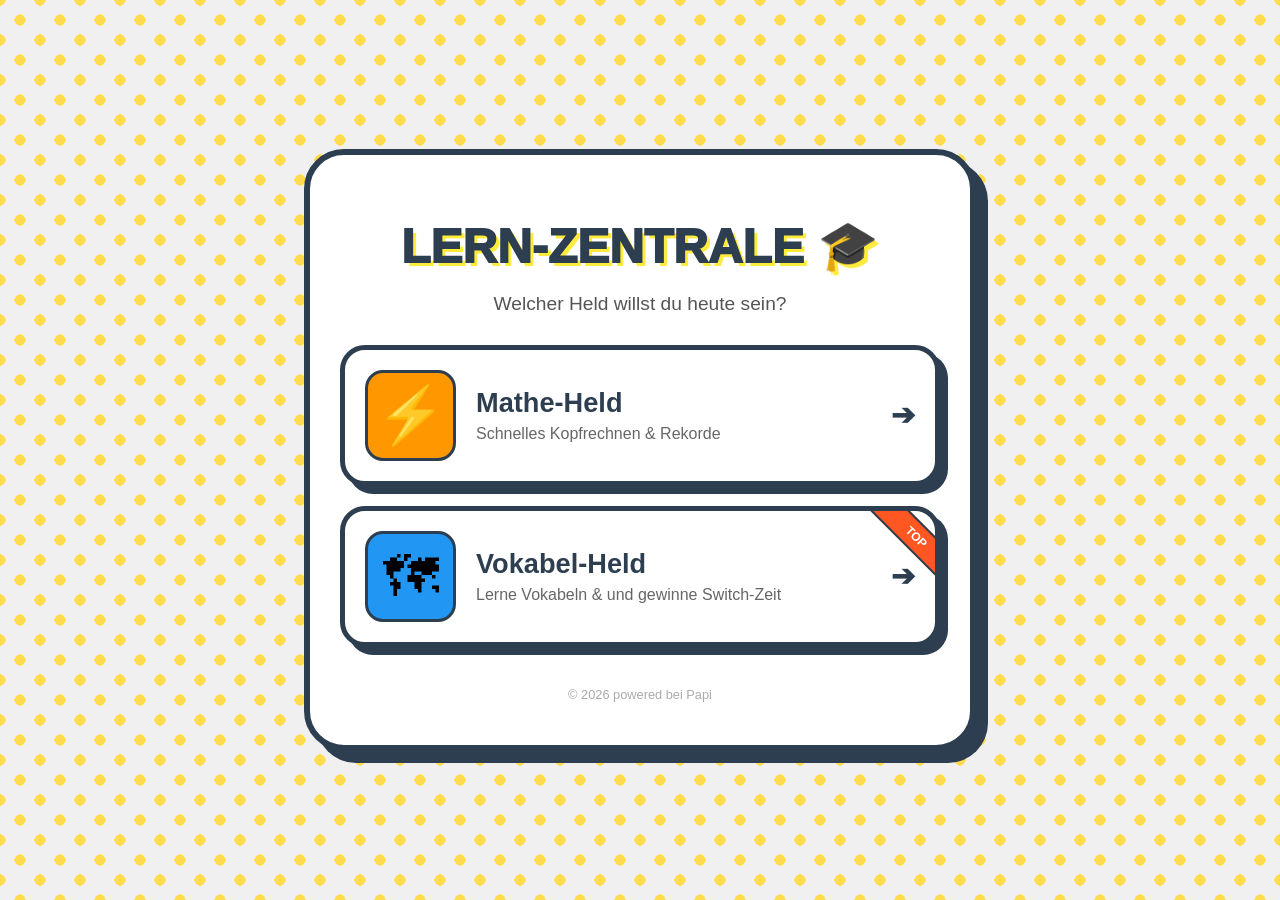
<file: index.html>
<!DOCTYPE html>
<html lang="de">
<head>
    <meta charset="UTF-8">
    <meta http-equiv="Content-Type" content="text/html; charset=utf-8">
    <meta name="viewport" content="width=device-width, initial-scale=1.0, maximum-scale=1.0, user-scalable=no">
    
    <!-- iPad & iPhone Home-Screen Icon Tags -->
    <link rel="apple-touch-icon" href="icon.png">
    <link rel="apple-touch-icon-precomposed" href="icon.png">
    
    <!-- Web App Einstellungen für iOS (iPad) -->
    <meta name="apple-mobile-web-app-capable" content="yes">
    <meta name="apple-mobile-web-app-status-bar-style" content="black-translucent">
    <meta name="apple-mobile-web-app-title" content="Lern-Held">

    <title>Lern-Zentrale 🎓</title>
    <link rel="stylesheet" href="style.css">
    
    <style>
        :root {
            --math-color: #ff9800;
            --vocab-color: #2196f3;
            --dark: #2c3e50;
            --comic-pink: #e91e63;
        }

        body {
            background-color: #f0f0f0;
            display: flex;
            justify-content: center;
            align-items: center;
            min-height: 100vh;
            margin: 0;
            font-family: 'Arial Rounded MT Bold', 'Helvetica', sans-serif;
        }

        .container {
            max-width: 600px;
            width: 90%;
            text-align: center;
        }

        h1 {
            font-size: 3rem;
            margin-bottom: 10px;
            color: var(--dark);
        }

        .intro-text {
            font-size: 1.2rem;
            margin-bottom: 30px;
            color: #555;
        }

        .app-selector {
            display: flex;
            flex-direction: column;
            gap: 20px;
        }

        .app-card {
            background: white;
            border: 5px solid var(--dark);
            border-radius: 25px;
            padding: 20px;
            display: flex;
            align-items: center;
            cursor: pointer;
            transition: all 0.15s ease-in-out;
            position: relative;
            overflow: hidden;
            box-shadow: 8px 8px 0 var(--dark);
            text-align: left;
        }

        .app-card:hover {
            transform: translate(-4px, -4px);
            box-shadow: 12px 12px 0 var(--dark);
        }

        .app-card:active {
            transform: translate(4px, 4px);
            box-shadow: 2px 2px 0 var(--dark);
        }

        .app-icon {
            font-size: 3.5rem;
            margin-right: 20px;
            width: 85px;
            height: 85px;
            display: flex;
            align-items: center;
            justify-content: center;
            border-radius: 18px;
            border: 3px solid var(--dark);
            flex-shrink: 0;
            background-color: #eee;
        }

        .app-icon img {
            width: 80%;
            height: 80%;
            object-fit: contain;
        }

        .app-info {
            flex-grow: 1;
        }

        .app-info h2 {
            margin: 0;
            font-size: 1.7rem;
            color: var(--dark);
        }

        .app-info p {
            margin: 5px 0 0;
            font-size: 1rem;
            color: #666;
            line-height: 1.2;
        }

        .card-mathe .app-icon { background-color: var(--math-color); }
        .card-vokabel .app-icon { background-color: var(--vocab-color); }

        .start-arrow {
            font-size: 1.8rem;
            font-weight: bold;
            color: var(--dark);
            margin-left: 10px;
        }

        .badge {
            position: absolute;
            top: 12px;
            right: -35px;
            background: #ff5722;
            color: white;
            padding: 5px 40px;
            transform: rotate(45deg);
            font-size: 0.75rem;
            font-weight: bold;
            border: 2px solid var(--dark);
        }
    </style>
</head>
<body>

<div class="container">
    <div id="start-screen">
        <h1>Lern-Zentrale 🎓</h1>
        <p class="intro-text">Welcher Held willst du heute sein?</p>
        
        <div class="app-selector">
            <!-- Mathe Card -->
            <div class="app-card card-mathe" onclick="window.location.href='mathe.html'">
                <div class="app-icon">⚡</div>
                <div class="app-info">
                    <h2>Mathe-Held</h2>
                    <p>Schnelles Kopfrechnen & Rekorde</p>
                </div>
                <div class="start-arrow">➔</div>
            </div>
            
            <!-- Vokabel Card -->
            <div class="app-card card-vokabel" onclick="window.location.href='vokabel.html'">
                <div class="badge">TOP</div>
                <div class="app-icon">🗺</div>
                <div class="app-info">
                    <h2>Vokabel-Held</h2>
                    <p>Lerne Vokabeln & und gewinne Switch-Zeit</p>
                </div>
                <div class="start-arrow">➔</div>
            </div>
        </div>
        
        <p style="margin-top: 40px; font-size: 0.8rem; color: #aaa;">&copy; 2026 powered bei Papi</p>
    </div>
</div>

</body>
</html>
</file>
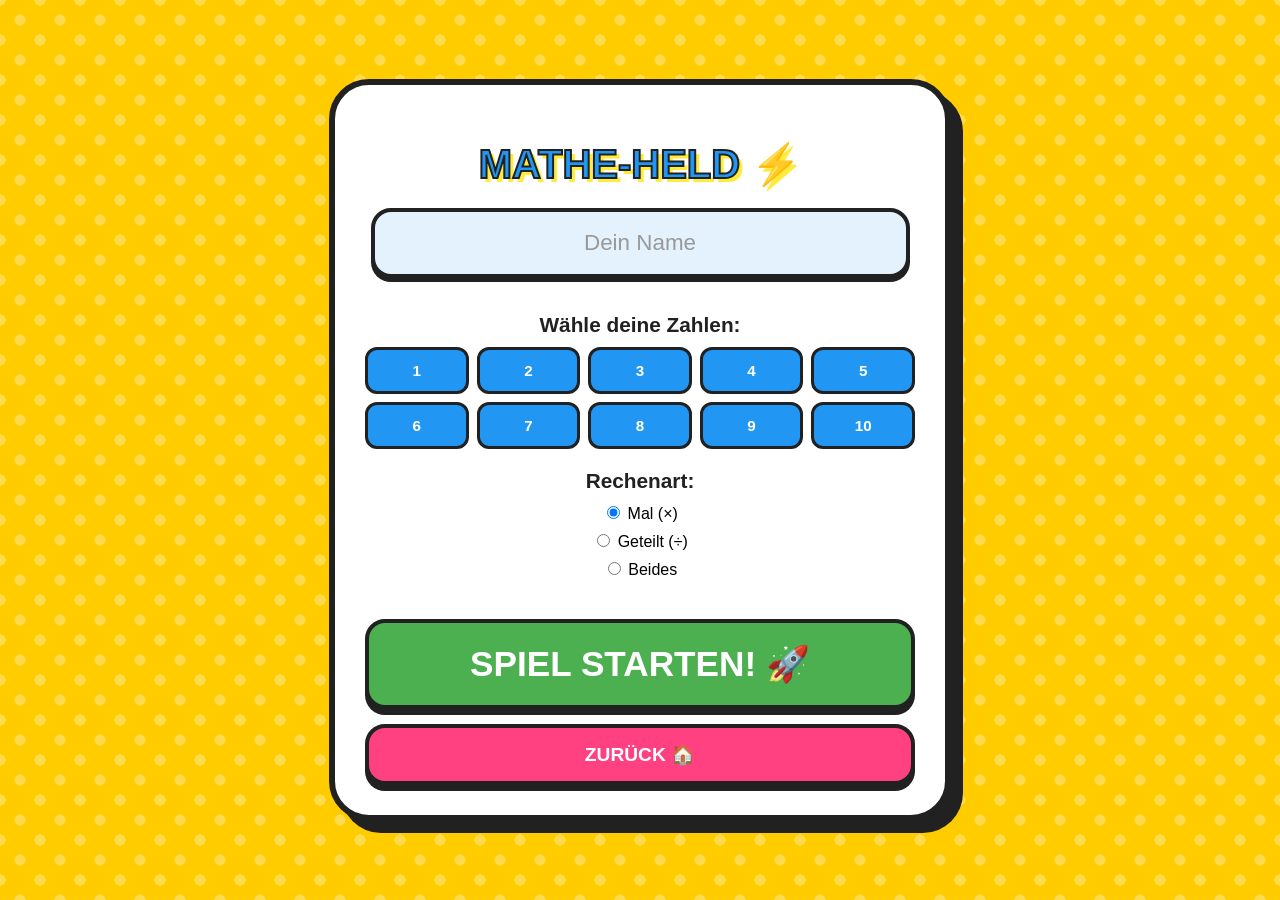
<file: mathe.html>
<!DOCTYPE html>
<html lang="de">
<head>
    <meta charset="UTF-8">
    <meta name="viewport" content="width=device-width, initial-scale=1.0, maximum-scale=1.0, user-scalable=no">
    
    <!-- iPad & iPhone Home-Screen Icon Tags -->
    <link rel="apple-touch-icon" href="icon.png">
    <link rel="apple-touch-icon-precomposed" href="icon.png">
    <meta name="apple-mobile-web-app-capable" content="yes">
    <meta name="apple-mobile-web-app-status-bar-style" content="black-translucent">
    <meta name="apple-mobile-web-app-title" content="Mathe-Held">

    <title>Mathe-Held ⚡</title>
    <link rel="stylesheet" href="style.css">
    <style>
        .btn-full { width: 100%; margin-top: 15px; font-size: 1.2rem; padding: 15px; }
        .note-display { font-size: 4rem; margin: 15px 0; font-family: 'Arial Black', sans-serif; text-shadow: 2px 2px 0 var(--dark); }
        
        /* Fehler-Box Style */
        .fehler-box { 
            text-align: left; 
            background: #fff3cd; 
            padding: 15px; 
            border: 3px solid var(--dark); 
            border-radius: 15px; 
            margin: 20px 0;
            box-shadow: 4px 4px 0 var(--dark);
        }

        #gutschein-anzeige {
            display: none;
            margin: 20px 0;
            padding: 20px;
            background: #ffeb3b;
            border: 5px dashed var(--dark);
            border-radius: 15px;
            color: var(--dark);
            font-family: 'Arial Black', sans-serif;
            box-shadow: 8px 8px 0 var(--comic-pink);
        }
        .gutschein-titel { font-size: 1.5rem; text-decoration: underline; margin-bottom: 10px; }
        .gutschein-zeit { font-size: 2rem; color: #e91e63; }
        .gutschein-details { font-size: 0.9rem; margin: 10px 0; font-family: sans-serif; background: rgba(255,255,255,0.5); padding: 5px; border-radius: 5px; }
        .gutschein-info { font-size: 0.7rem; margin-top: 10px; border-top: 1px solid var(--dark); padding-top: 5px; font-family: sans-serif; font-weight: normal; }
        
        #ergebnis-text { max-height: 400px; overflow-y: auto; }
    </style>
</head>
<body>

<div class="container">
    <!-- 1. STARTBILDSCHIRM -->
    <div id="start-screen">
        <h1>Mathe-Held ⚡</h1>
        <input type="text" id="spieler-name" placeholder="Dein Name">
        
        <h3>Wähle deine Zahlen:</h3>
        <div class="row-selection" id="zahlen-auswahl"></div>

        <h3>Rechenart:</h3>
        <div class="op-selection">
            <label><input type="radio" name="operator" value="mal" checked> Mal (×)</label>
            <label><input type="radio" name="operator" value="geteilt"> Geteilt (÷)</label>
            <label><input type="radio" name="operator" value="beides"> Beides</label>
        </div>

        <button class="num-btn ok-btn" onclick="starteQuiz()" style="width: 100%; margin-top: 20px;">SPIEL STARTEN! 🚀</button>
        <button class="num-btn action-btn btn-full" onclick="window.location.href='index.html'">ZURÜCK 🏠</button>
    </div>

    <!-- 2. QUIZ-BEREICH -->
    <div id="quiz-screen" class="hidden">
        <div id="fortschritt">Aufgabe 1 von 20</div>
        <div id="aufgabe">? × ?</div>
        <div id="display"></div>
        
        <div class="numpad">
            <div class="num-btn" onclick="addZahl(1)">1</div>
            <div class="num-btn" onclick="addZahl(2)">2</div>
            <div class="num-btn" onclick="addZahl(3)">3</div>
            <div class="num-btn" onclick="addZahl(4)">4</div>
            <div class="num-btn" onclick="addZahl(5)">5</div>
            <div class="num-btn" onclick="addZahl(6)">6</div>
            <div class="num-btn" onclick="addZahl(7)">7</div>
            <div class="num-btn" onclick="addZahl(8)">8</div>
            <div class="num-btn" onclick="addZahl(9)">9</div>
            <div class="num-btn action-btn" onclick="loesche()">⌫</div>
            <div class="num-btn" onclick="addZahl(0)">0</div>
            <div class="num-btn ok-btn" onclick="pruefeAntwort()">OK</div>
        </div>

        <button class="num-btn action-btn btn-full" onclick="abbruch()" style="background-color: var(--comic-pink);">ABBRECHEN ❌</button>
        <div id="feedback"></div>
    </div>

    <!-- 3. ENDERGEBNIS -->
    <div id="end-screen" class="hidden">
        <h1>ERGEBNIS 🎉</h1>
        <div id="ergebnis-text"></div>
        <div id="gutschein-anzeige"></div>
        
        <button id="gutschein-btn" class="num-btn action-btn btn-full hidden" style="background: #4caf50; color: white;" onclick="erzeugeGutschein()">GUTSCHEIN HOLEN! 🎁</button>
        <button class="num-btn ok-btn btn-full" onclick="location.reload()" style="margin-top: 20px;">NOCHMAL! 🔄</button>
        <button class="num-btn btn-full" onclick="window.location.href='index.html'" style="background: var(--comic-blue); color: white;">HAUPTMENÜ 🏠</button>
    </div>
</div>

<script>
    let name, gewaehlteZahlen = [], modus, runde = 1, score = 0, richtigesErgebnis;
    let aktuelleEingabe = "";
    let config = {};
    let erreichteNote = "6";
    let matheFehlerListe = [];

    // Zahlen-Buttons initialisieren
    const auswahlDiv = document.getElementById('zahlen-auswahl');
    for (let i = 1; i <= 10; i++) {
        auswahlDiv.innerHTML += `
            <label class="row-box" id="box-${i}">
                <input type="checkbox" value="${i}" checked style="display:none"> ${i}
            </label>`;
    }

    document.querySelectorAll('.row-box').forEach(box => {
        box.addEventListener('click', function() {
            const cb = this.querySelector('input');
            cb.checked = !cb.checked;
            updateBoxStyle(this, cb.checked);
        });
        updateBoxStyle(box, true);
    });

    function updateBoxStyle(el, checked) {
        el.style.background = checked ? '#2196f3' : '#eee';
        el.style.color = checked ? 'white' : 'black';
    }

    async function loadConfig() {
        try {
            const res = await fetch('config.json?v=' + Date.now());
            config = await res.json();
        } catch (e) {
            config = { 
                noten: { "1": 0.9, "2": 0.8, "3": 0.7, "4": 0.6, "5": 0.3, "6": 0.0 }, 
                belohnung: {"1": "60 Min. Switch", "2": "30 Min. Switch"} 
            };
        }
    }

    function addZahl(z) {
        if (aktuelleEingabe.length < 4) {
            aktuelleEingabe += z;
            document.getElementById('display').innerText = aktuelleEingabe;
        }
    }

    function loesche() {
        aktuelleEingabe = aktuelleEingabe.slice(0, -1);
        document.getElementById('display').innerText = aktuelleEingabe;
    }

    async function starteQuiz() {
        await loadConfig();
        name = document.getElementById('spieler-name').value || "Held";
        modus = document.querySelector('input[name="operator"]:checked').value;
        const checkboxes = document.querySelectorAll('#zahlen-auswahl input:checked');
        gewaehlteZahlen = Array.from(checkboxes).map(cb => parseInt(cb.value));
        matheFehlerListe = [];
        runde = 1;
        score = 0;

        if (gewaehlteZahlen.length === 0) {
            alert("Wähle mindestens eine Zahl aus! 😉");
            return;
        }

        document.getElementById('start-screen').classList.add('hidden');
        document.getElementById('quiz-screen').classList.remove('hidden');
        neueAufgabe();
    }

    function neueAufgabe() {
        if (runde > 20) return zeigeEnde();
        aktuelleEingabe = "";
        document.getElementById('display').innerText = "";
        document.getElementById('feedback').innerText = "";
        document.getElementById('fortschritt').innerText = `AUFGABE ${runde} / 20`;
        
        const z1 = gewaehlteZahlen[Math.floor(Math.random() * gewaehlteZahlen.length)];
        const z2 = Math.floor(Math.random() * 10) + 1;
        
        let op = modus;
        if (modus === 'beides') op = Math.random() > 0.5 ? 'mal' : 'geteilt';

        if (op === 'mal') {
            richtigesErgebnis = z1 * z2;
            document.getElementById('aufgabe').innerText = `${z1} × ${z2}`;
        } else {
            richtigesErgebnis = z2;
            document.getElementById('aufgabe').innerText = `${z1 * z2} ÷ ${z1}`;
        }
    }

    function pruefeAntwort() {
        if (aktuelleEingabe === "" || document.getElementById('quiz-screen').classList.contains('hidden')) return;
        const userAntwort = parseInt(aktuelleEingabe);
        const fb = document.getElementById('feedback');
        const aktuelleAufgabeText = document.getElementById('aufgabe').innerText;

        if (userAntwort === richtigesErgebnis) {
            score++;
            fb.innerText = "RICHTIG! 🔥";
            fb.style.color = "#4caf50";
        } else {
            fb.innerText = `UPS! ES WAR ${richtigesErgebnis} 💡`;
            fb.style.color = "#ff4081";
            matheFehlerListe.push({ aufgabe: aktuelleAufgabeText, falsch: userAntwort, korrekt: richtigesErgebnis });
        }

        runde++;
        setTimeout(neueAufgabe, 1200);
    }

    function abbruch() {
        if (confirm("Wirklich abbrechen?")) window.location.href = 'index.html';
    }

    function zeigeEnde() {
        document.getElementById('quiz-screen').classList.add('hidden');
        document.getElementById('end-screen').classList.remove('hidden');
        
        const prozent = score / 20;
        erreichteNote = "6";
        const sortierteNoten = Object.keys(config.noten).sort((a, b) => a - b);
        for (let n of sortierteNoten) {
            if (prozent >= config.noten[n]) {
                erreichteNote = n;
                break;
            }
        }

        const farbe = erreichteNote <= 2 ? "var(--comic-green)" : (erreichteNote <= 4 ? "var(--dark)" : "var(--comic-pink)");
        
        let html = `STARK, <b>${name}</b>!<br>Ergebnis: <b>${score} von 20</b>`;
        html += `<div class="note-display" style="color: ${farbe}">NOTE: ${erreichteNote}</div>`;
        
        if (matheFehlerListe.length > 0) {
            html += `<div class="fehler-box"><h3>Deine Berichtigung:</h3><ul style="padding-left: 20px;">`;
            matheFehlerListe.forEach(f => {
                html += `<li style="margin-bottom: 5px;">❌ ${f.aufgabe} = <span style="text-decoration: line-through;">${f.falsch}</span> ➔ <span style="color: green; font-weight: bold;">${f.korrekt}</span></li>`;
            });
            html += `</ul></div>`;
        } else {
            html += `<p style="color: var(--comic-green); font-weight: bold;">PERFEKT! Alles richtig! 🏆</p>`;
        }

        if (erreichteNote === "1" || erreichteNote === "2") {
            document.getElementById('gutschein-btn').classList.remove('hidden');
        }
        
        document.getElementById('ergebnis-text').innerHTML = html;
    }

    function erzeugeGutschein() {
        const zeit = config.belohnung[erreichteNote] || "Bonuszeit";
        const jetzt = new Date();
        const stamp = jetzt.toLocaleDateString() + " um " + jetzt.toLocaleTimeString();
        
        let modusName = modus === "mal" ? "Malreihen (×)" : (modus === "geteilt" ? "Geteilt (÷)" : "Gemixt (×/÷)");
        
        const gDiv = document.getElementById('gutschein-anzeige');
        gDiv.innerHTML = `
            <div class="gutschein-titel">🎮 MATHE-BONUS 🎮</div>
            <div class="gutschein-zeit">${zeit}</div>
            <div class="gutschein-details">
                <b>Held:</b> ${name}<br>
                <b>Modus:</b> ${modusName}<br>
                <b>Zahlen:</b> ${gewaehlteZahlen.join(", ")}
            </div>
            <div class="gutschein-info">Erreicht am: ${stamp}<br>Code: M-${Math.random().toString(36).substr(2, 5).toUpperCase()}</div>
        `;
        gDiv.style.display = "block";
        document.getElementById('gutschein-btn').classList.add('hidden');
    }
</script>

</body>
</html>
</file>
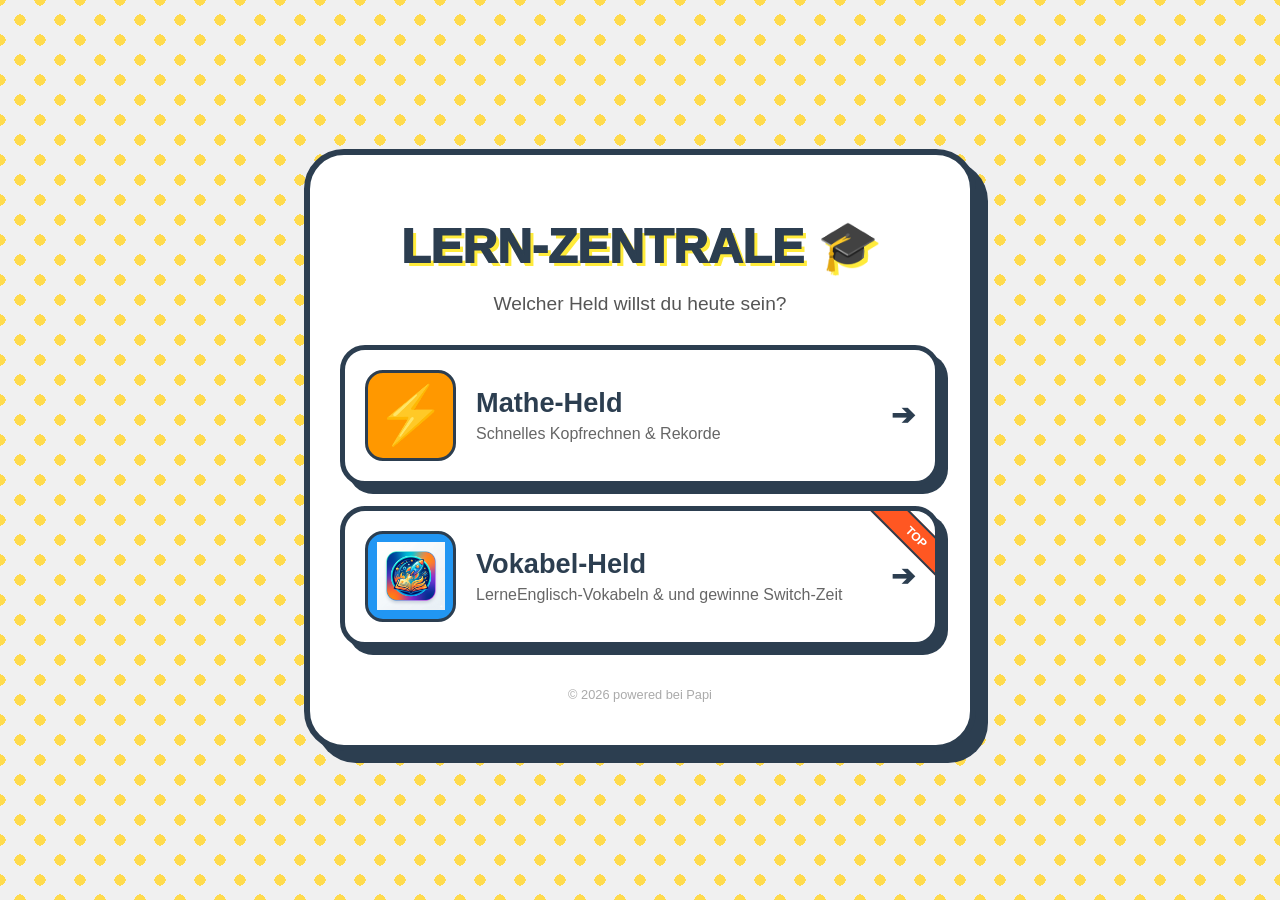
<file: start.html>
<!DOCTYPE html>
<html lang="de">
<head>
    <meta charset="UTF-8">
    <meta http-equiv="Content-Type" content="text/html; charset=utf-8">
    <meta name="viewport" content="width=device-width, initial-scale=1.0, maximum-scale=1.0, user-scalable=no">
    
    <!-- iPad & iPhone Home-Screen Icon Tags -->
    <link rel="apple-touch-icon" href="icon.png">
    <link rel="apple-touch-icon-precomposed" href="icon.png">
    
    <!-- Web App Einstellungen für iOS (iPad) -->
    <meta name="apple-mobile-web-app-capable" content="yes">
    <meta name="apple-mobile-web-app-status-bar-style" content="black-translucent">
    <meta name="apple-mobile-web-app-title" content="Lern-Held">

    <title>Lern-Zentrale 🎓</title>
    <link rel="stylesheet" href="style.css">
    
    <style>
        :root {
            --math-color: #ff9800;
            --vocab-color: #2196f3;
            --dark: #2c3e50;
            --comic-pink: #e91e63;
        }

        body {
            background-color: #f0f0f0;
            display: flex;
            justify-content: center;
            align-items: center;
            min-height: 100vh;
            margin: 0;
            font-family: 'Arial Rounded MT Bold', 'Helvetica', sans-serif;
        }

        .container {
            max-width: 600px;
            width: 90%;
            text-align: center;
        }

        h1 {
            font-size: 3rem;
            margin-bottom: 10px;
            color: var(--dark);
        }

        .intro-text {
            font-size: 1.2rem;
            margin-bottom: 30px;
            color: #555;
        }

        .app-selector {
            display: flex;
            flex-direction: column;
            gap: 20px;
        }

        .app-card {
            background: white;
            border: 5px solid var(--dark);
            border-radius: 25px;
            padding: 20px;
            display: flex;
            align-items: center;
            cursor: pointer;
            transition: all 0.15s ease-in-out;
            position: relative;
            overflow: hidden;
            box-shadow: 8px 8px 0 var(--dark);
            text-align: left;
        }

        .app-card:hover {
            transform: translate(-4px, -4px);
            box-shadow: 12px 12px 0 var(--dark);
        }

        .app-card:active {
            transform: translate(4px, 4px);
            box-shadow: 2px 2px 0 var(--dark);
        }

        .app-icon {
            font-size: 3.5rem;
            margin-right: 20px;
            width: 85px;
            height: 85px;
            display: flex;
            align-items: center;
            justify-content: center;
            border-radius: 18px;
            border: 3px solid var(--dark);
            flex-shrink: 0;
            background-color: #eee;
        }

        .app-icon img {
            width: 80%;
            height: 80%;
            object-fit: contain;
        }

        .app-info {
            flex-grow: 1;
        }

        .app-info h2 {
            margin: 0;
            font-size: 1.7rem;
            color: var(--dark);
        }

        .app-info p {
            margin: 5px 0 0;
            font-size: 1rem;
            color: #666;
            line-height: 1.2;
        }

        .card-mathe .app-icon { background-color: var(--math-color); }
        .card-vokabel .app-icon { background-color: var(--vocab-color); }

        .start-arrow {
            font-size: 1.8rem;
            font-weight: bold;
            color: var(--dark);
            margin-left: 10px;
        }

        .badge {
            position: absolute;
            top: 12px;
            right: -35px;
            background: #ff5722;
            color: white;
            padding: 5px 40px;
            transform: rotate(45deg);
            font-size: 0.75rem;
            font-weight: bold;
            border: 2px solid var(--dark);
        }
    </style>
</head>
<body>

<div class="container">
    <div id="start-screen">
        <h1>Lern-Zentrale 🎓</h1>
        <p class="intro-text">Welcher Held willst du heute sein?</p>
        
        <div class="app-selector">
            <!-- Mathe Card -->
            <div class="app-card card-mathe" onclick="window.location.href='mathe.html'">
                <div class="app-icon">⚡</div>
                <div class="app-info">
                    <h2>Mathe-Held</h2>
                    <p>Schnelles Kopfrechnen & Rekorde</p>
                </div>
                <div class="start-arrow">➔</div>
            </div>
            
            <!-- Vokabel Card -->
            <div class="app-card card-vokabel" onclick="window.location.href='vokabel.html'">
                <div class="badge">TOP</div>
                <div class="app-icon">
                    <img src="icon.png" alt="Icon">
                </div>
                <div class="app-info">
                    <h2>Vokabel-Held</h2>
                    <p>LerneEnglisch-Vokabeln & und gewinne Switch-Zeit</p>
                </div>
                <div class="start-arrow">➔</div>
            </div>
        </div>
        
        <p style="margin-top: 40px; font-size: 0.8rem; color: #aaa;">&copy; 2026 powered bei Papi</p>
    </div>
</div>

</body>
</html>
</file>
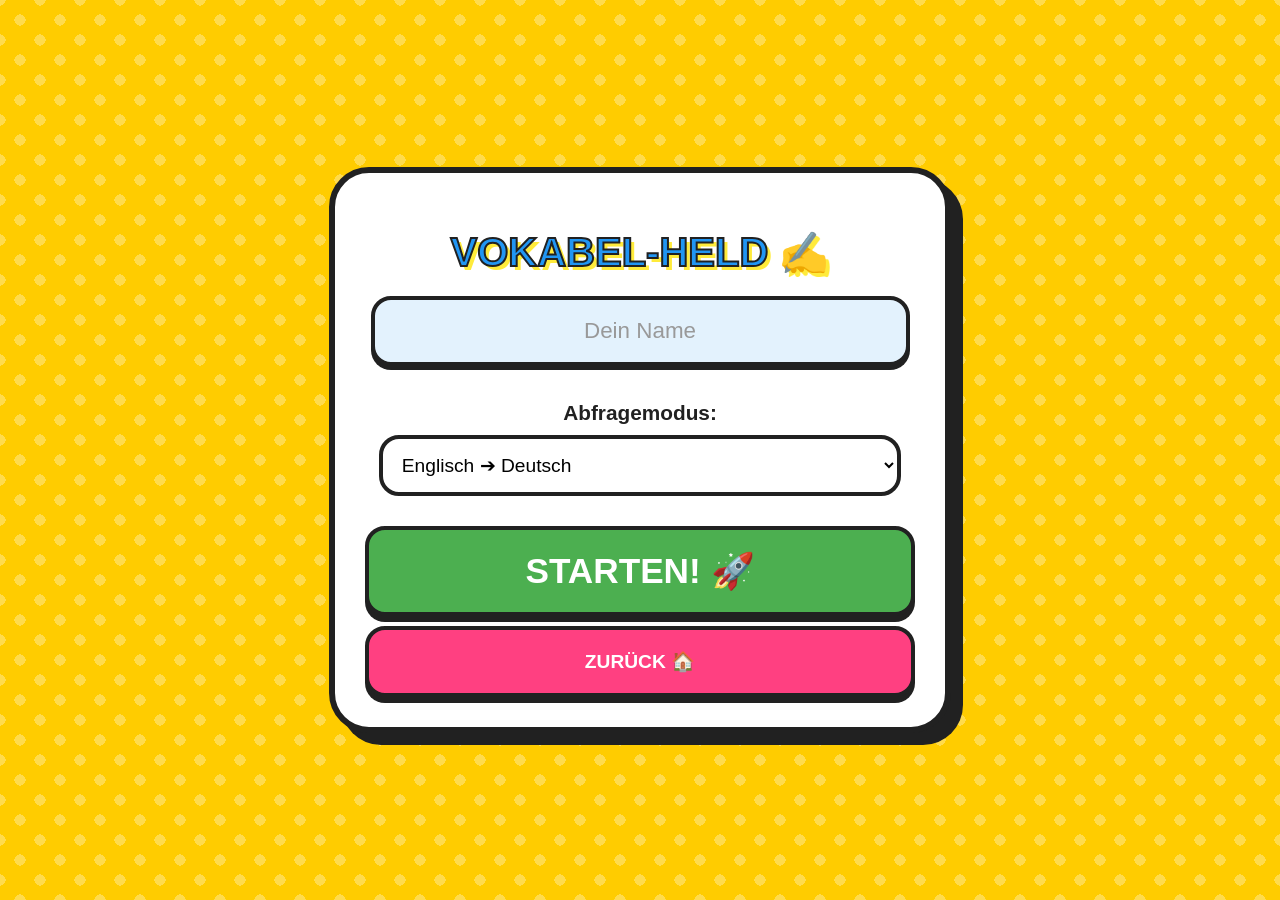
<file: vokabel.html>
<!DOCTYPE html>
<html lang="de">
<head>
    <meta charset="UTF-8">
    <meta name="viewport" content="width=device-width, initial-scale=1.0, maximum-scale=1.0, user-scalable=no">
    <title>Vokabel-Held 🦸‍♂️</title>
    <link rel="stylesheet" href="style.css">
    <style>
        #aufgabe { font-size: 2.5rem !important; min-height: 120px; display: flex; align-items: center; justify-content: center; word-break: break-word; line-height: 1.2; margin: 20px 0; padding: 15px; }
        #antwort-input { width: 90%; padding: 18px; font-size: 1.4rem; border: 4px solid var(--dark); border-radius: 20px; text-align: center; font-family: 'Arial Black', sans-serif; margin-bottom: 10px; background: #e3f2fd; box-shadow: 0 4px 0 var(--dark); }
        #sprach-modus { width: 95%; padding: 15px; font-size: 1.2rem; border: 4px solid var(--dark); border-radius: 20px; font-family: 'Arial Black', sans-serif; margin-bottom: 20px; background-color: white; cursor: pointer; }
        .btn-full { width: 100%; margin-top: 10px; }
        #ergebnis-text { max-height: 500px; overflow-y: auto; padding: 10px; text-align: center; }
        .fehler-box { margin-top: 20px; text-align: left; font-size: 1.1rem; background: #fff3cd; padding: 15px; border: 3px solid var(--dark); border-radius: 15px; box-shadow: 4px 4px 0 var(--dark); }
        .note-display { font-size: 4rem; margin: 15px 0; font-family: 'Arial Black', sans-serif; text-shadow: 2px 2px 0 var(--dark); }
        
        #gutschein-anzeige {
            display: none;
            margin: 20px 0;
            padding: 20px;
            background: #ffeb3b;
            border: 5px dashed var(--dark);
            border-radius: 15px;
            color: var(--dark);
            font-family: 'Arial Black', sans-serif;
            box-shadow: 8px 8px 0 var(--comic-pink);
        }
        .gutschein-titel { font-size: 1.5rem; text-decoration: underline; margin-bottom: 10px; }
        .gutschein-zeit { font-size: 2rem; color: #e91e63; }
        .gutschein-info { font-size: 0.8rem; margin-top: 10px; border-top: 2px solid var(--dark); padding-top: 5px; font-family: sans-serif; font-weight: normal; }
    </style>
</head>
<body>

<div class="container">
    <div id="start-screen">
        <h1>Vokabel-Held ✍️</h1>
        <input type="text" id="spieler-name" placeholder="Dein Name">
        <h3>Abfragemodus:</h3>
        <select id="sprach-modus">
            <option value="en_de">Englisch ➔ Deutsch</option>
            <option value="de_en">Deutsch ➔ Englisch</option>
            <option value="mix">Gemixt 🔄</option>
        </select>
        <button class="num-btn ok-btn btn-full" onclick="starteTraining()">STARTEN! 🚀</button>
        <button class="num-btn action-btn btn-full" onclick="window.location.href='index.html'" style="font-size: 1.2rem;">ZURÜCK 🏠</button>
    </div>

    <div id="quiz-screen" class="hidden">
        <div id="fortschritt">Wird geladen...</div>
        <div id="aufgabe">...</div>
        <input type="text" id="antwort-input" placeholder="Antwort tippen..." autocomplete="off">
        <button class="num-btn ok-btn btn-full" onclick="pruefeAntwort()">PRÜFEN! ✅</button>
        <button class="num-btn action-btn btn-full" onclick="abbruch()" style="font-size: 1.2rem; background-color: var(--comic-pink);">ABBRECHEN ❌</button>
        <div id="feedback"></div>
    </div>

    <div id="end-screen" class="hidden">
        <h1>ERGEBNIS 🎉</h1>
        <div id="ergebnis-text"></div>
        <div id="gutschein-anzeige"></div>
        <button id="gutschein-btn" class="num-btn action-btn btn-full hidden" style="background: #4caf50; color: white;" onclick="erzeugeGutschein()">GUTSCHEIN HOLEN! 🎁</button>
        <button class="num-btn ok-btn btn-full" onclick="location.reload()" style="margin-top: 20px;">NOCHMAL 🔄</button>
        <button class="num-btn btn-full" onclick="window.location.href='index.html'" style="background: var(--comic-blue); color: white;">HAUPTMENÜ 🏠</button>
    </div>
</div>

<script>
    let alleDaten = {}, config = {}, lernStapel = [], fehlerListe = [];
    let aktuellerIndex = 0, score = 0, modus = "", erreichteNote = "6";

    document.getElementById('antwort-input').addEventListener('keypress', (e) => { if (e.key === 'Enter') pruefeAntwort(); });

    // Satzzeichen entfernen & Kleinschreibung
    function bereinigeText(text) {
        return text.replace(/\*/g, "").toLowerCase().replace(/[.,?!;:()'´`"/-]/g, "").replace(/\s+/g, " ").trim();
    }

    async function starteTraining() {
        try {
            const [vRes, cRes] = await Promise.all([
                fetch('vocabulary.json?v=' + Date.now()), 
                fetch('config.json?v=' + Date.now())
            ]);
            if (!vRes.ok) throw new Error("Vokabeldatei fehlt");
            alleDaten = await vRes.json();
            config = cRes.ok ? await cRes.json() : { 
                maxAlteWoerter: 8, 
                noten: { "1": 0.9, "2": 0.8, "3": 0.7, "4": 0.6, "5": 0.3, "6": 0.0 }, 
                belohnung: {"1": "60 Min. Switch", "2": "30 Min. Switch"} 
            };
            modus = document.getElementById('sprach-modus').value;
            erstelleLernstapel();
            document.getElementById('start-screen').classList.add('hidden');
            document.getElementById('quiz-screen').classList.remove('hidden');
            zeigeVokabel();
        } catch (e) { alert("Fehler: " + e.message); }
    }

    function erstelleLernstapel() {
        const bloecke = Object.keys(alleDaten);
        const neuesterBlockKey = bloecke[bloecke.length - 1];
        let stapel = [];
        fehlerListe = [];
        aktuellerIndex = 0;
        score = 0;

        for (let en in alleDaten[neuesterBlockKey]) { 
            stapel.push({ en: en, de: alleDaten[neuesterBlockKey][en], block: neuesterBlockKey }); 
        }
        if (!config.nurAktuellerBlock) {
            let altePool = [];
            bloecke.slice(0, -1).forEach(b => { 
                for (let en in alleDaten[b]) { altePool.push({ en: en, de: alleDaten[b][en], block: b }); } 
            });
            altePool.sort(() => Math.random() - 0.5);
            stapel = stapel.concat(altePool.slice(0, config.maxAlteWoerter));
        }
        stapel.sort(() => Math.random() - 0.5);
        lernStapel = stapel;
    }

    function zeigeVokabel() {
        if (aktuellerIndex >= lernStapel.length) return zeigeEnde();
        const v = lernStapel[aktuellerIndex];
        const input = document.getElementById('antwort-input');
        input.value = ""; input.focus();
        document.getElementById('feedback').innerText = "";
        document.getElementById('fortschritt').innerText = `WORT ${aktuellerIndex + 1} / ${lernStapel.length}`;
        
        let r = (modus === "mix") ? (Math.random() > 0.5 ? "en_de" : "de_en") : modus;
        const anzeige = document.getElementById('aufgabe');

        if (r === "en_de") {
            anzeige.innerText = v.en;
            anzeige.dataset.ziel = "de";
        } else {
            const originalWoerter = v.de.filter(word => word.startsWith("*"));
            const gewaehltesWort = originalWoerter.length > 0 ? originalWoerter[Math.floor(Math.random() * originalWoerter.length)] : v.de[0];
            anzeige.innerText = gewaehltesWort.replace("*", "");
            anzeige.dataset.ziel = "en";
        }
    }

    function pruefeAntwort() {
        const inputRaw = document.getElementById('antwort-input').value.trim();
        if (inputRaw === "" || document.getElementById('quiz-screen').classList.contains('hidden')) return;
        
        const inputSafe = bereinigeText(inputRaw);
        const v = lernStapel[aktuellerIndex];
        const ziel = document.getElementById('aufgabe').dataset.ziel;
        
        let korrekt = false;
        if (ziel === "de") {
            korrekt = v.de.some(d => bereinigeText(d) === inputSafe);
        } else {
            korrekt = bereinigeText(v.en) === inputSafe;
        }

        if (korrekt) { 
            score++; 
            document.getElementById('feedback').innerText = "RICHTIG! 🌟"; 
            document.getElementById('feedback').style.color = "var(--comic-green)"; 
        } else { 
            let loesungenSauber = v.de.map(d => d.replace("*", ""));
            let l = (ziel === "de") ? loesungenSauber.join(", ") : v.en;
            document.getElementById('feedback').innerText = `LÖSUNG: ${l}`; 
            document.getElementById('feedback').style.color = "var(--comic-pink)";
            fehlerListe.push({ frage: document.getElementById('aufgabe').innerText, antwort: l });
        }
        aktuellerIndex++; 
        setTimeout(zeigeVokabel, 2000);
    }

    function zeigeEnde() {
        document.getElementById('quiz-screen').classList.add('hidden');
        document.getElementById('end-screen').classList.remove('hidden');
        const name = document.getElementById('spieler-name').value || "Held";
        const prozent = score / lernStapel.length;
        
        erreichteNote = "6";
        const sortierteNoten = Object.keys(config.noten).sort((a, b) => a - b);
        for (let n of sortierteNoten) { if (prozent >= config.noten[n]) { erreichteNote = n; break; } }
        
        const farbe = erreichteNote <= 2 ? "var(--comic-green)" : (erreichteNote <= 4 ? "var(--dark)" : "var(--comic-pink)");
        
        let html = `STARK, <b>${name}</b>!<br>Ergebnis: ${score} von ${lernStapel.length}`;
        html += `<div class="note-display" style="color: ${farbe}">NOTE: ${erreichteNote}</div>`;
        
        if (fehlerListe.length > 0) {
            html += `<div class="fehler-box"><h3>Deine Berichtigung:</h3><ul style="text-align: left; padding-left: 20px;">`;
            fehlerListe.forEach(f => {
                html += `<li style="margin-bottom: 8px;">❌ <b>${f.frage}</b> ➔ <span style="color: green;">${f.antwort}</span></li>`;
            });
            html += `</ul></div>`;
        } else {
            html += `<p style="color: var(--comic-green); font-weight: bold;">FEHLERFREI! Du bist ein Profi! 🏆</p>`;
        }
        
        if (erreichteNote === "1" || erreichteNote === "2") {
            document.getElementById('gutschein-btn').classList.remove('hidden');
        }
        document.getElementById('ergebnis-text').innerHTML = html;
    }

    function erzeugeGutschein() {
        const name = document.getElementById('spieler-name').value || "Held";
        const zeit = config.belohnung[erreichteNote] || "Bonuszeit";
        const jetzt = new Date();
        const stamp = jetzt.toLocaleDateString() + " um " + jetzt.toLocaleTimeString();
        const gDiv = document.getElementById('gutschein-anzeige');
        gDiv.innerHTML = `
            <div class="gutschein-titel">🎮 SWITCH-GUTSCHEIN 🎮</div>
            <div class="gutschein-zeit">${zeit}</div>
            <div>für den Helden: <b>${name}</b></div>
            <div class="gutschein-info">Gültig ab: ${stamp}<br>ID: ${Math.random().toString(36).substr(2, 9).toUpperCase()}</div>
        `;
        gDiv.style.display = "block";
        document.getElementById('gutschein-btn').classList.add('hidden');
    }

    function abbruch() { if (confirm("Abbrechen?")) window.location.href = 'index.html'; }
</script>
</body>
</html>
</file>
<file: style.css>
:root {
    --comic-yellow: #ffeb3b;
    --comic-blue: #2196f3;
    --comic-pink: #ff4081;
    --comic-green: #4caf50;
    --dark: #212121;
}

body {
    font-family: 'Arial Black', sans-serif;
    background-color: #ffcc00;
    background-image: radial-gradient(circle, #ffdb4d 20%, transparent 20%), 
                      radial-gradient(circle, #ffdb4d 20%, transparent 20%);
    background-size: 40px 40px;
    background-position: 0 0, 20px 20px;
    margin: 0;
    display: flex;
    justify-content: center;
    align-items: center;
    min-height: 100vh;
}

.container {
    background: white;
    width: 90%;
    max-width: 550px;
    padding: 30px;
    border: 6px solid var(--dark);
    border-radius: 40px;
    box-shadow: 12px 12px 0px var(--dark);
    text-align: center;
}

h1 {
    font-size: 2.5rem;
    text-transform: uppercase;
    -webkit-text-stroke: 2px var(--dark);
    color: var(--comic-blue);
    text-shadow: 4px 4px 0px var(--comic-yellow);
    margin-bottom: 20px;
}

h3 {
    font-size: 1.3rem;
    margin: 15px 0 10px 0;
    color: var(--dark);
}

/* Nameneingabefeld - größer */
#spieler-name {
    width: 90%;
    padding: 18px;
    font-size: 1.4rem;
    border: 4px solid var(--dark);
    border-radius: 20px;
    margin-bottom: 20px;
    font-family: 'Arial Black', sans-serif;
    font-weight: bold;
    text-align: center;
    background: #e3f2fd;
    box-shadow: 0 4px 0 var(--dark);
}

#spieler-name::placeholder {
    color: #999;
    font-weight: normal;
}

input[type="text"] {
    width: 90%;
    padding: 12px;
    font-size: 1.1rem;
    border: 3px solid var(--dark);
    border-radius: 15px;
    margin-bottom: 15px;
    font-family: 'Arial Black', sans-serif;
}

.row-selection {
    display: grid;
    grid-template-columns: repeat(5, 1fr);
    gap: 8px;
    margin-bottom: 20px;
}

.row-box {
    background: #2196f3;
    color: white;
    padding: 12px 8px;
    border: 3px solid var(--dark);
    border-radius: 12px;
    font-weight: bold;
    cursor: pointer;
    transition: all 0.2s;
    font-size: 0.95rem;
}

.row-box:hover {
    transform: scale(1.05);
}

.op-selection {
    display: flex;
    flex-direction: column;
    gap: 8px;
    margin-bottom: 20px;
}

.op-selection label {
    font-size: 1rem;
    cursor: pointer;
    margin: 0;
}

.num-btn {
    background: white;
    border: 4px solid var(--dark);
    padding: 20px;
    font-size: 2.2rem;
    border-radius: 20px;
    box-shadow: 0 6px 0 var(--dark);
    transition: all 0.1s;
    cursor: pointer;
    font-weight: bold;
}

.num-btn:active {
    transform: translateY(4px);
    box-shadow: 0 2px 0 var(--dark);
}

.action-btn {
    background: var(--comic-pink);
    color: white;
}

.ok-btn {
    background: var(--comic-green);
    color: white;
}

/* Numpad wie Handy-Tastatur angeordnet */
.numpad {
    display: grid;
    grid-template-columns: repeat(3, 1fr);
    gap: 10px;
    margin: 20px 0;
}

/* Reihe 1: 1, 2, 3 */
.numpad .num-btn:nth-child(1),
.numpad .num-btn:nth-child(2),
.numpad .num-btn:nth-child(3) {
    /* Standard 1-3 */
}

/* Reihe 2: 4, 5, 6 */
.numpad .num-btn:nth-child(4),
.numpad .num-btn:nth-child(5),
.numpad .num-btn:nth-child(6) {
    /* Standard 4-6 */
}

/* Reihe 3: 7, 8, 9 */
.numpad .num-btn:nth-child(7),
.numpad .num-btn:nth-child(8),
.numpad .num-btn:nth-child(9) {
    /* Standard 7-9 */
}

/* Reihe 4: Löschen, 0, OK */
.numpad .num-btn:nth-child(10) {
    /* Löschen-Button */
}

.numpad .num-btn:nth-child(11) {
    /* 0-Button */
}

.numpad .num-btn:nth-child(12) {
    /* OK-Button */
}

#fortschritt {
    font-size: 1.2rem;
    font-weight: bold;
    color: var(--dark);
    margin-bottom: 20px;
    background: #fff3cd;
    padding: 10px;
    border-radius: 10px;
}

#aufgabe {
    font-size: 5.5rem;
    color: var(--dark);
    margin: 20px 0;
    background: #f0f0f0;
    border-radius: 20px;
    border: 4px dashed var(--dark);
    padding: 20px;
}

#display {
    font-size: 3.5rem;
    margin-bottom: 15px;
    color: var(--comic-blue);
    height: 1.2em;
    font-weight: bold;
}

#feedback {
    font-size: 1.5rem;
    font-weight: bold;
    margin-top: 15px;
    height: 2em;
}

#end-screen h1 {
    font-size: 3rem;
    margin-bottom: 30px;
}

#ergebnis-text {
    font-size: 1.5rem;
    color: var(--dark);
    margin-bottom: 30px;
    line-height: 1.6;
}

.hidden {
    display: none !important;
}
</file>
